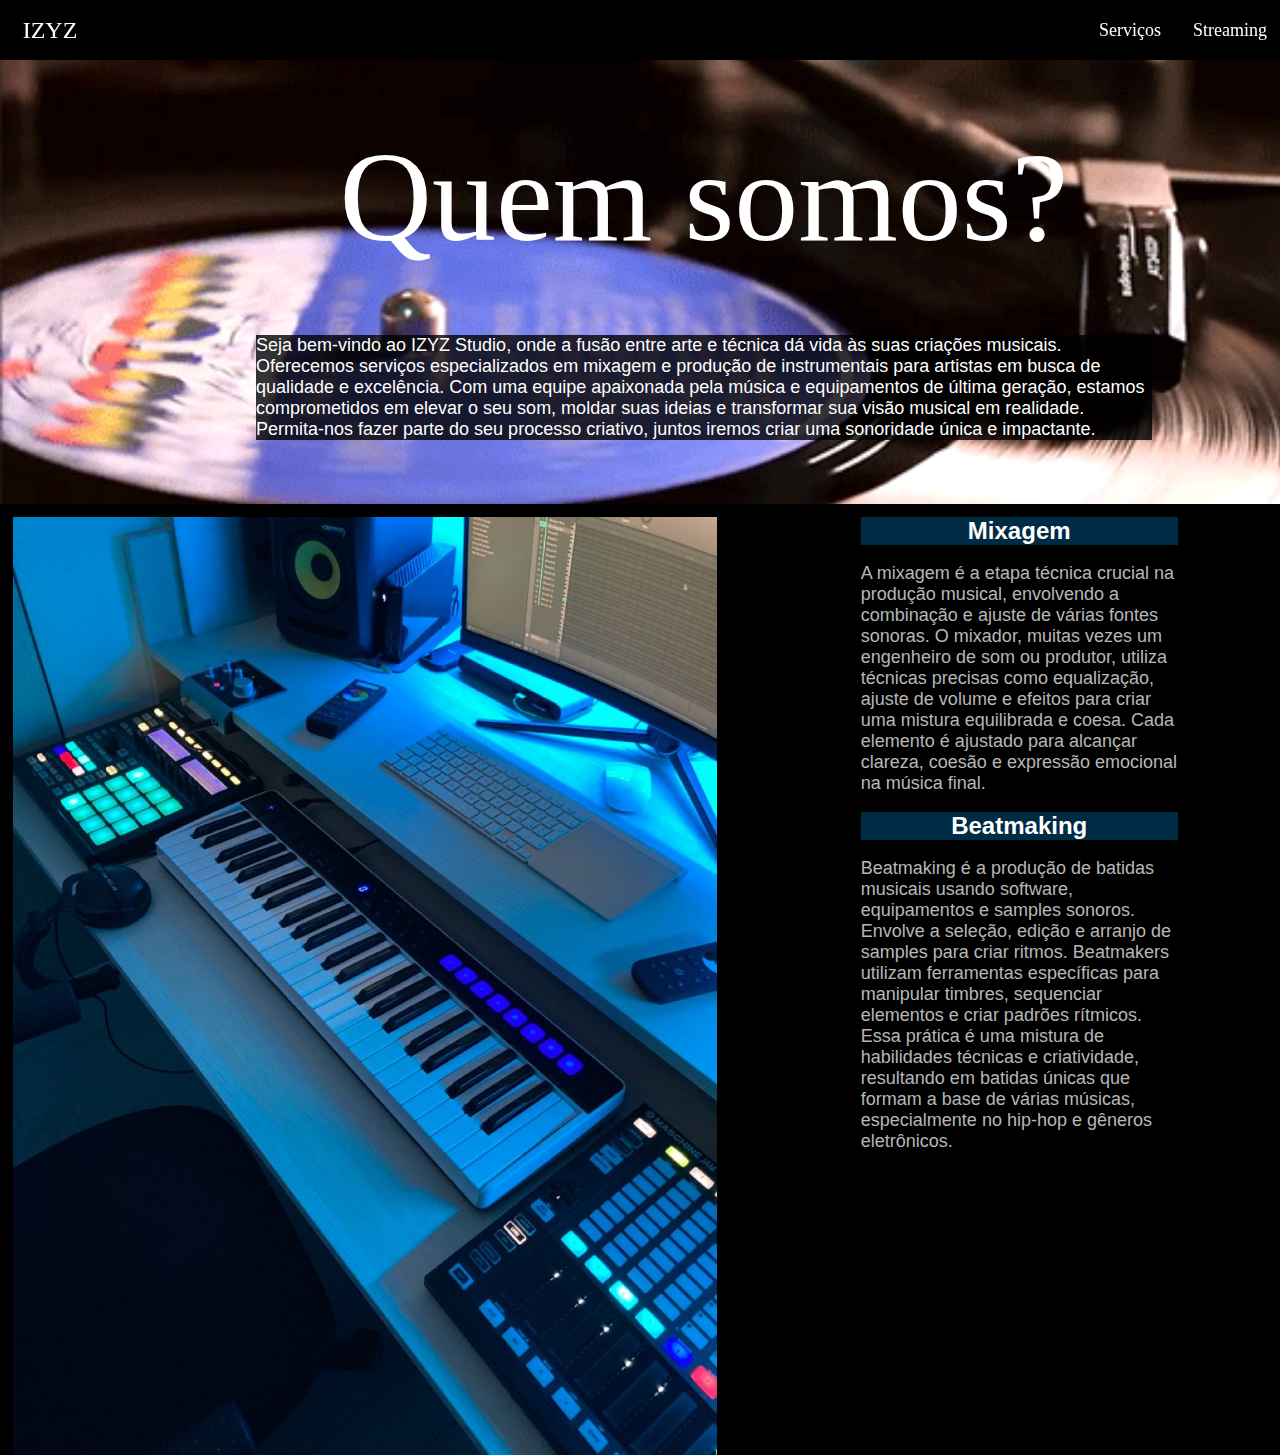
<file: index.html>
<!DOCTYPE html>
<html lang="en">
<head>
    <meta charset="UTF-8">
    <meta name="viewport" content="width=device-width, initial-scale=1.0">
    <title>IZYZ</title>
    <link rel="stylesheet" href="css/visual.css">
    <link rel="stylesheet" href="css/header.css">
    <link rel="stylesheet" href="css/main.css">
    <link rel="stylesheet" href="css/dropdown.css">
</head>
<body>
    <div class="container-content">
        <header class="header-container">
            <div class="menu-container">
                <div class="menu">
                    <a href="index.html" class="logo-content"><p class="logo-text">IZYZ</p></a>
                    <div class="menu-container2">
                        <div class="dropdown">
                            <button class="dropdown_btn"><p class="basic-text">Serviços</p></button>
                            <div class="dropdown-content">
                                <a href="html/mixagem.html" class="basic-text"><p>Mixagem</p></a>
                                <a href="html/mixagem.html" class="basic-text"><p>Beatmaking</p></a>
                            </div>
                        </div>
                        <div class="dropdown">
                            <button class="dropdown_btn"><p class="basic-text">Streaming</p></button>
                            <div class="dropdown-content">
                                <a href="https://open.spotify.com/intl-pt/artist/6rMT7sjgHSmyTCx2PWL8pu?si=xp9q90A9Rc-R7mVFxpPmew" class="basic-text"><p>Spotify</p></a>
                                <a href="https://on.soundcloud.com/GLPF7" class="basic-text"><p>SoundCloud</p></a>
                                <a href="https://www.youtube.com/@SadBox556" class="basic-text"><p>Youtube</p></a>
                            </div>
                        </div>
                    </div>
                </div>
            </div>
        </header>
        <main class="container">
            <div class="main-container">
                <section class="page1">
                    <p class="basic-titulo">Quem somos?</p>
                    <p class="basic-text2">Seja bem-vindo ao IZYZ Studio, onde a fusão entre arte e técnica dá vida às suas criações musicais. Oferecemos serviços especializados em mixagem e produção de instrumentais para artistas em busca de qualidade e excelência. Com uma equipe apaixonada pela música e equipamentos de última geração, estamos comprometidos em elevar o seu som, moldar suas ideias e transformar sua visão musical em realidade. Permita-nos fazer parte do seu processo criativo, juntos iremos criar uma sonoridade única e impactante.</p>
                </section>
                <section class="page">
                    <img src="css/estudio.jpg" alt="estudio">
                    <div>
                        <a href="/mixagem.html"><h2 class="basic-titulo2">Mixagem</h2></a>
                        <br>
                        <p class="basic-text3">                      
                            A mixagem é a etapa técnica crucial na produção musical, envolvendo a combinação e ajuste de várias fontes sonoras. O mixador, muitas vezes um engenheiro de som ou produtor, utiliza técnicas precisas como equalização, ajuste de volume e efeitos para criar uma mistura equilibrada e coesa. Cada elemento é ajustado para alcançar clareza, coesão e expressão emocional na música final.
                        </p>
                        <br>
                        <a href="/mixagem.html"><h2 class="basic-titulo2">Beatmaking</h2></a>
                        <br>
                        <p class="basic-text3">
                            Beatmaking é a produção de batidas musicais usando software, equipamentos e samples sonoros. Envolve a seleção, edição e arranjo de samples para criar ritmos. Beatmakers utilizam ferramentas específicas para manipular timbres, sequenciar elementos e criar padrões rítmicos. Essa prática é uma mistura de habilidades técnicas e criatividade, resultando em batidas únicas que formam a base de várias músicas, especialmente no hip-hop e gêneros eletrônicos.
                        </p>
                    </div>
                </section>
            </div>
        </main>
    </div>
    <script src="../script/function.js"></script>
</body>
</html>
</file>
<file: css/visual.css>
body{
    margin: 0%;
    padding: 0%;
    background-color: rgb(0, 0, 0);
    width: 100%;
    height: 100vh;
    display: flex;
    justify-content: center;
}
.container-content{
    width: 100%;
    max-width: 1440px;
    height: auto;
}
@keyframes animation-opacity{
    from{
        font-size: 0%;
        opacity: 0%;
        width: 0%;
        height: 0%;
    }
    to{
        font-size: 100%;
        opacity: 100%;
        width: 100%;
        height: 100%;
    }
}
.animation-opacity{
    animation-name: animation-opacity;
    animation-duration: 3s;
    animation-iteration-count: 1;
}
.animation-bright{
    transition: 1s;
    filter: brightness(100%);
}
.animation-bright:hover{
    transition: 1s;
    filter: brightness(500%);
}
.background.cover{ 
    background-position: center; 
    background-size: cover;
}
</file>
<file: css/header.css>
.header-container{
    width: 100%;
    height: 60px;
}
.container{
    margin: 0%;
    width: 100%;
    height: auto;
}
.menu-container{
    z-index: 999;
    width: 100%;
    max-width: 1440px;
    height: 60px;
    background-color: rgba(0, 0, 0, 0.589);
    display: flex;
    position: fixed;
}
.logo-content{
    margin-right: auto;
    text-decoration: none;
    width: 100px;
    height: 100%;
    display: flex;
    justify-content: center;
    align-items: center;
}
.logo-text{
    transition: 0.3s;
    color: white;
    font-family: 'amiri';
    font-size: x-large;
    text-align: center;
}
.logo-text:hover{
    transition: 0.3s;
    color: rgb(184, 184, 184);
    font-family: 'amiri';
    font-size: x-large;
    text-align: center;
}
.menu{
    height: 100%;
    width: 100%;
    max-width: 1440px;
    display: flex;
}
.menu-container2{
    width: auto;
    height: 100%;
    display: flex;
}
.basic-text{
    transition: 0.5s;
    margin: 0%;
    color: rgb(255, 255, 255);
    font-family: 'amiri';
    font-size: large;
    text-align: center;
}
.basic-text:hover{
    transition: 0.5s;
    margin: 0%;
    color: rgb(255, 255, 255);
    text-decoration: line-through;
    font-family: 'amiri';
    font-size: large;
    text-align: center;
}
.basic-text2{
    background-color: rgba(0, 0, 0, 0.795);
    margin: 0%;
    color: rgb(255, 255, 255);
    font-family:'Lucida Sans', 'Lucida Sans Regular', 'Lucida Grande', 'Lucida Sans Unicode', Geneva, Verdana, sans-serif;
    font-size: large;
    text-align: left;
    margin-left: 15%;
    margin-right: 15%;
}
.basic-text3{
    margin: 0%;
    width: 55%;
    height: auto;
    margin-left: auto;
    margin-right: 20%;
    color: rgba(255, 255, 255, 0.719);
    font-family:'Lucida Sans', 'Lucida Sans Regular', 'Lucida Grande', 'Lucida Sans Unicode', Geneva, Verdana, sans-serif;
    font-size: large;
    text-align: left;
}
</file>
<file: css/main.css>
.main-container{
    width: 100%;
    height: 100%;
}
.page{
    margin: 1%;
    padding: 0%;
    width: 100%;
    height: auto;
    display: flex;
}
.page img{
    margin: 0%;
    margin-left: auto; 
    width: 55%;
    max-width: 1440px;
}
.page a{
    text-decoration: none;
}
.page1{
    padding: 5%;
    width: 100%;
    height: 100%;
    background-image: url('Estudio.gif');
    background-size: cover;
    background-position: center;
    max-width: 3000px;
}
.basic-titulo{
    margin: 0%;
    color: rgb(255, 255, 255);
    font-family:Georgia, 'Times New Roman', Times, serif;
    font-size: 800%;
    text-align: center;
    margin-bottom:5%;
}
.basic-titulo2{
    transition: 0.5s;
    background-color: rgba(0, 93, 146, 0.466);
    margin: 0%;
    width: 55%;
    height: auto;
    margin-left: auto;
    margin-right: 20%;
    color: rgb(255, 255, 255);
    font-family:'Lucida Sans', 'Lucida Sans Regular', 'Lucida Grande', 'Lucida Sans Unicode', Geneva,Verdana,sans-serif;
    text-align: center;
}
.basic-titulo2:hover{
    transition: 0.5s;
    background-color: rgba(0, 70, 110, 0.466);
    margin: 0%;
    width: 55%;
    height: auto;
    margin-left: auto;
    margin-right: 20%;
    color: rgb(0, 233, 136);
    font-family:'Lucida Sans', 'Lucida Sans Regular', 'Lucida Grande', 'Lucida Sans Unicode', Geneva,Verdana,sans-serif;
    text-align: center;
}
.basic-video{
    padding: 1%;
    background-color: rgba(0, 117, 250, 0);
    background-size: cover;
    margin-top: 1%;
    margin-bottom: 1%;
    width: 100%;
    height: auto;
    display: flex;
}
.rodape{
    margin: 0%;
    padding: 0%;
    background-color: rgb(0, 0, 0);
    height: 300px;
    width: 100%;
    display: flex;
}
.rodape-text{
    margin: 0%;
    width: 30%;
    height: auto;
    margin-right: auto;
    color: rgba(255, 255, 255, 0.719);
    font-family:'Lucida Sans', 'Lucida Sans Regular', 'Lucida Grande', 'Lucida Sans Unicode', Geneva, Verdana, sans-serif;
    font-size: large;
    text-align: center;
}
#form{
    width: 100%;
    max-width: 1440px;
    height: auto;
    display: inline-block;
}
#form:hover{
    width: 100%;
    max-width: 1440px;
    height: auto;
    display: inline-block;
}
#text-area{
    transition: 0.5s;
    resize: none;
    width: 200px;
    height: 20px;
    overflow-y: hidden;
    color: white;
    font-family:'Gill Sans', 'Gill Sans MT', Calibri, 'Trebuchet MS', sans-serif;
    font-size: large;
    background-color: rgba(240, 248, 255, 0);
}
#text-area:hover{
    resize: none;
    width: 200px;
    height: 20px;
    overflow-y: hidden;
    color: white;
    font-family:'Gill Sans', 'Gill Sans MT', Calibri, 'Trebuchet MS', sans-serif;
    font-size: large;
    background-color: rgba(240, 248, 255, 0.336);
}
#text-area1{
    transition: 0.5s;
    resize: none;
    width: 200px;
    height: 20px;
    overflow-y: hidden;
    color: white;
    font-family:'Gill Sans', 'Gill Sans MT', Calibri, 'Trebuchet MS', sans-serif;
    font-size: large;
    background-color: rgba(240, 248, 255, 0);
}
#form-container{
    margin: 0%;
    width: 100%;
    height: auto;
    display: flex;
}
#form-content{
    margin: 0%;
    width: auto;
    height: auto;
}
#form-content2{
    margin: 0%;
    margin-top: 8%;
    width: auto;
    height: 300px;
}
#text-area-msg{
    transition: 0.5s;
    resize: none;
    width: 500%;
    height: 100%;
    color: white;
    font-family:'Gill Sans', 'Gill Sans MT', Calibri, 'Trebuchet MS', sans-serif;
    font-size: medium;
    background-color: rgba(240, 248, 255, 0);
}
#text-area-msg:hover{
    resize: none;
    width: 500%;
    height: 100%;
    color: white;
    font-family:'Gill Sans', 'Gill Sans MT', Calibri, 'Trebuchet MS', sans-serif;
    font-size: medium;
    background-color: rgba(240, 248, 255, 0.247);
}
.form-text{
    margin: 0%;
    width: 100px;
    height: auto;
    color: rgba(255, 255, 255, 0.719);
    font-family:'Lucida Sans', 'Lucida Sans Regular', 'Lucida Grande', 'Lucida Sans Unicode', Geneva, Verdana, sans-serif;
    font-size: large;
    text-align: left;
}
.basic-text-area{
    transition: 0.5s;
    margin: 0%;
    color: rgb(43, 43, 43);
    font-family: 'amiri';
    font-size: large;
    text-align: left;
    filter:invert(1);
}
.basic-text-area:hover{
    filter: invert(0);
    transition: 0.5s;
    background-color: rgba(58, 87, 112, 0.116);
    margin: 0%;
    padding: 1%;
    color: rgb(0, 0, 0);
    font-family: 'amiri';
    font-size: x-large;
    text-align: left;
}
.basic-titulo3{
    font-size: 100px;
    color: rgb(255, 255, 255);
}
.center-itens{
    display: flex;
    align-items: center;
    margin: auto;
}
.margin-top-1{
    margin-top: 10%;
}
.background-black{
    z-index: 7000;
    background-color: rgba(0, 0, 0, 0.562);
}
</file>
<file: css/dropdown.css>
.dropdown{
    transition: 0.5s;
    position: relative;
    display: inline;
}
.dropdown_btn{
    transition: 0.5s;
    border: 0%;
    padding: 0%;
    width: 100px;
    height: 100%;
    background-color: rgba(240, 248, 255, 0);
    border-color: rgba(240, 255, 240, 0);
}
.dropdown_btn:hover{
    transition: 0.5s;
    border: 0%;
    padding: 0%;
    width: 100px;
    height: 100%;
    background-color: rgba(2, 145, 189, 0.212);
    border-color: rgb(0, 87, 145);
}
.dropdown-content{
    transition: 0.5s;
    display: none;
    position: absolute;
    justify-content: center;
    background-color: rgba(0, 0, 0, 0.411);
    text-decoration: none;
    width: 100px;
    height: auto;
}
.dropdown-content a{
    text-decoration: none;
}
.dropdown:hover .dropdown-content{
    transition: 0.5s;
    display:block;
    justify-content: center;
    background-color: rgba(0, 0, 0, 0.411);
    text-decoration: none;
    width: 100px;
    height: auto;
}
.dropdown-content-form{
    transition: 0.5s;
    display: none;
    position: absolute;
    justify-content: center;
    text-decoration: none;
    width: 100%;
    height: auto;
}
.dropdown-content-form a{
    text-decoration: none;
}
.dropdown:hover .dropdown-content-form{
    transition: 0.5s;
    display:block;
    justify-content: center;
    background-color: rgba(255, 255, 255, 0.411);
    text-decoration: none;
    width: 100%;
    height: auto;
}
</file>
